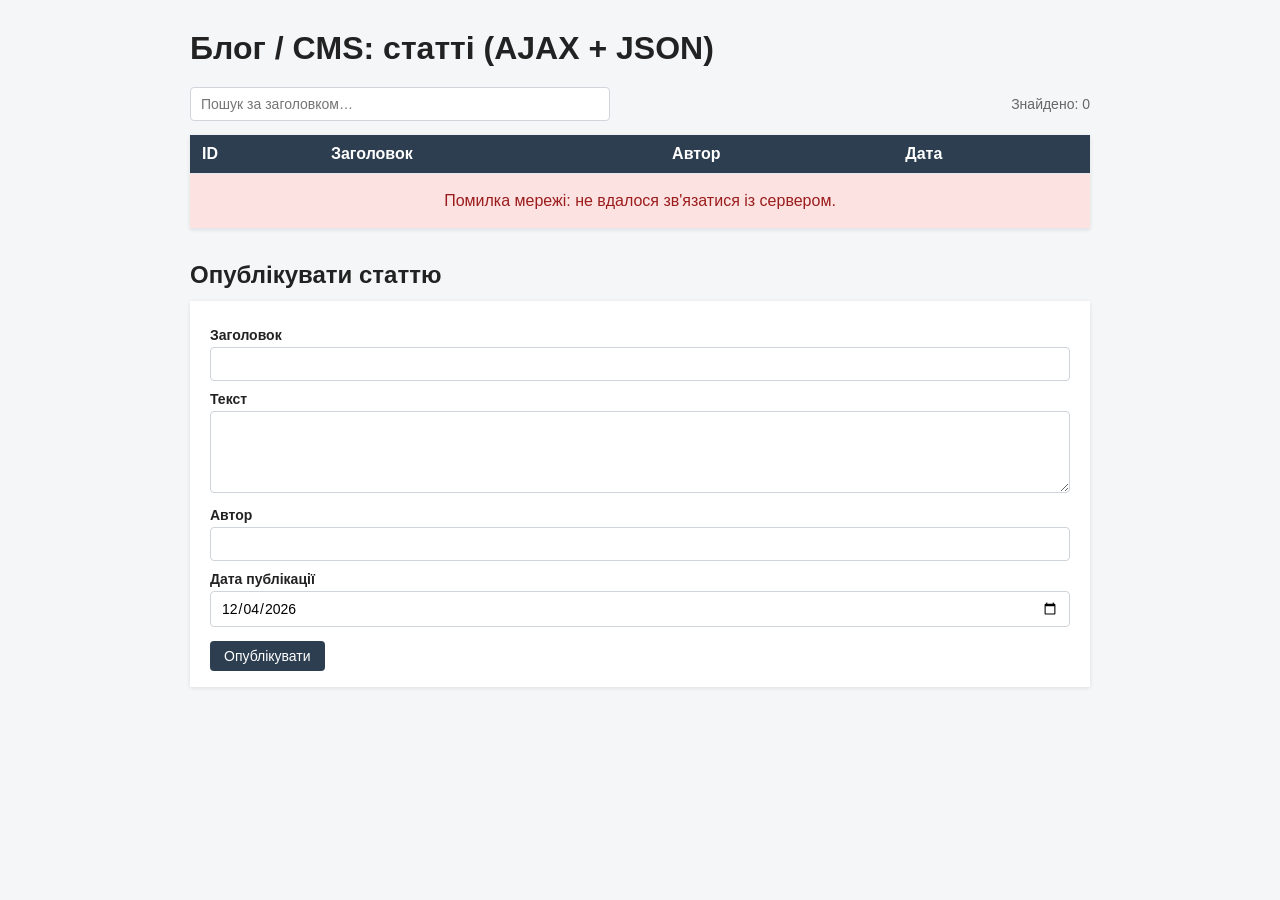
<file: php_lab5/index.html>
<!DOCTYPE html>
<html lang="uk">
<head>
    <meta charset="UTF-8">
    <meta name="viewport" content="width=device-width, initial-scale=1">
    <title>Блог — AJAX</title>
    <link rel="stylesheet" href="style.css">
</head>
<body>
    <main class="container">
        <h1>Блог / CMS: статті (AJAX + JSON)</h1>

        <!-- Живий пошук за заголовком -->
        <div class="toolbar">
            <input type="search" id="search" placeholder="Пошук за заголовком…" autocomplete="off">
            <span class="counter" id="counter"></span>
        </div>

        <!-- Контейнер для результатів: заповнюється з script.js -->
        <table>
            <thead>
                <tr>
                    <th>ID</th>
                    <th>Заголовок</th>
                    <th>Автор</th>
                    <th>Дата</th>
                </tr>
            </thead>
            <tbody id="results"></tbody>
        </table>

        <!-- Додавання статті без перезавантаження -->
        <h2 class="section-title">Опублікувати статтю</h2>
        <div id="message"></div>
        <form id="add-form" class="form-box">
            <label for="title">Заголовок</label>
            <input type="text" id="title" name="title" maxlength="255" required>

            <label for="content">Текст</label>
            <textarea id="content" name="content" rows="4" required></textarea>

            <label for="author">Автор</label>
            <input type="text" id="author" name="author" maxlength="100" required>

            <label for="published_at">Дата публікації</label>
            <input type="date" id="published_at" name="published_at" required>

            <button type="submit" class="btn" id="submit-btn">Опублікувати</button>
        </form>
    </main>

    <script src="script.js"></script>
</body>
</html>
</file>
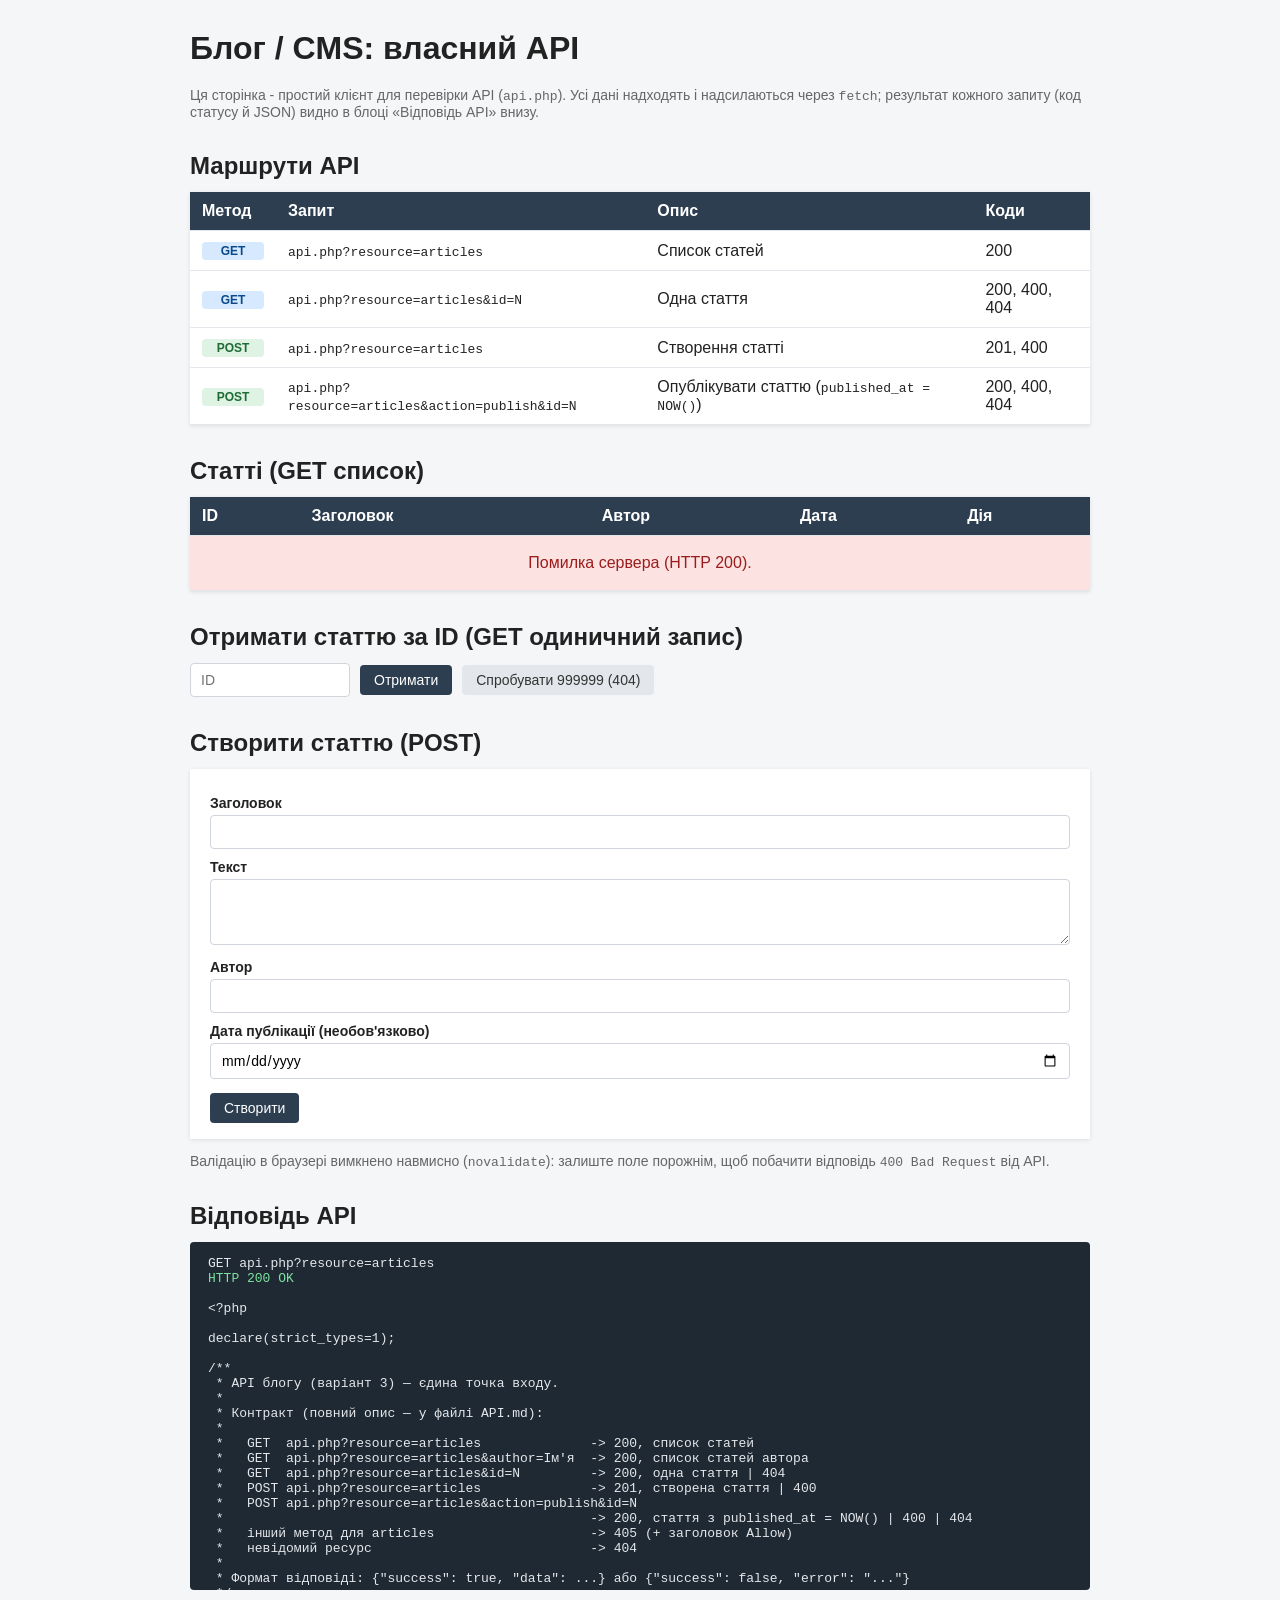
<file: php_lab6/index.html>
<!DOCTYPE html>
<html lang="uk">
<head>
    <meta charset="UTF-8">
    <meta name="viewport" content="width=device-width, initial-scale=1">
    <title>Блог — API</title>
    <link rel="stylesheet" href="style.css">
</head>
<body>
    <main class="container">
        <h1>Блог / CMS: власний API</h1>

        <p class="muted">
            Ця сторінка - простий клієнт для перевірки API (<code>api.php</code>).
            Усі дані надходять і надсилаються через <code>fetch</code>; результат кожного запиту
            (код статусу й JSON) видно в блоці «Відповідь API» внизу.
        </p>

        <!-- Контракт API -->
        <h2 class="section-title">Маршрути API</h2>
        <table>
            <thead>
                <tr>
                    <th>Метод</th>
                    <th>Запит</th>
                    <th>Опис</th>
                    <th>Коди</th>
                </tr>
            </thead>
            <tbody>
                <tr>
                    <td><span class="method method-get">GET</span></td>
                    <td><code>api.php?resource=articles</code></td>
                    <td>Список статей</td>
                    <td>200</td>
                </tr>
                <tr>
                    <td><span class="method method-get">GET</span></td>
                    <td><code>api.php?resource=articles&amp;id=N</code></td>
                    <td>Одна стаття</td>
                    <td>200, 400, 404</td>
                </tr>
                <tr>
                    <td><span class="method method-post">POST</span></td>
                    <td><code>api.php?resource=articles</code></td>
                    <td>Створення статті</td>
                    <td>201, 400</td>
                </tr>
                <tr>
                    <td><span class="method method-post">POST</span></td>
                    <td><code>api.php?resource=articles&amp;action=publish&amp;id=N</code></td>
                    <td>Опублікувати статтю (<code>published_at = NOW()</code>)</td>
                    <td>200, 400, 404</td>
                </tr>
            </tbody>
        </table>

        <!-- GET: список -->
        <h2 class="section-title">Статті (GET список)</h2>
        <table>
            <thead>
                <tr>
                    <th>ID</th>
                    <th>Заголовок</th>
                    <th>Автор</th>
                    <th>Дата</th>
                    <th>Дія</th>
                </tr>
            </thead>
            <tbody id="results"></tbody>
        </table>

        <!-- GET: одна стаття за id -->
        <h2 class="section-title">Отримати статтю за ID (GET одиничний запис)</h2>
        <form id="get-form" class="form-inline">
            <input type="number" id="get-id" min="1" placeholder="ID" required>
            <button type="submit" class="btn">Отримати</button>
            <button type="button" class="btn btn-light" id="get-bad">Спробувати 999999 (404)</button>
        </form>

        <!-- POST: створення -->
        <h2 class="section-title">Створити статтю (POST)</h2>
        <form id="add-form" class="form-box" novalidate>
            <label for="title">Заголовок</label>
            <input type="text" id="title" name="title">

            <label for="content">Текст</label>
            <textarea id="content" name="content" rows="3"></textarea>

            <label for="author">Автор</label>
            <input type="text" id="author" name="author">

            <label for="published_at">Дата публікації (необов'язково)</label>
            <input type="date" id="published_at" name="published_at">

            <button type="submit" class="btn">Створити</button>
        </form>
        <p class="muted">
            Валідацію в браузері вимкнено навмисно (<code>novalidate</code>): залиште поле порожнім,
            щоб побачити відповідь <code>400 Bad Request</code> від API.
        </p>

        <!-- Відповідь API -->
        <h2 class="section-title">Відповідь API</h2>
        <pre class="api-log" id="log">Поки що запитів не було.</pre>
    </main>

    <script src="script.js"></script>
</body>
</html>
</file>
<file: php_lab5/style.css>
body {
    margin: 0;
    font-family: Arial, Helvetica, sans-serif;
    background: #f4f6f8;
    color: #222;
}

.container {
    max-width: 900px;
    margin: 30px auto;
    padding: 0 16px;
}

h1 {
    margin-bottom: 20px;
}

table {
    width: 100%;
    border-collapse: collapse;
    background: #fff;
    box-shadow: 0 1px 4px rgba(0, 0, 0, 0.1);
}

th, td {
    padding: 10px 12px;
    text-align: left;
    border-bottom: 1px solid #e3e6ea;
}

th {
    background: #2c3e50;
    color: #fff;
}

tbody tr:hover {
    background: #f0f4f8;
}

.badge {
    display: inline-block;
    padding: 3px 10px;
    border-radius: 12px;
    font-size: 13px;
}

.badge-popular {
    background: #ffe9b0;
    color: #8a5a00;
}

.badge-normal {
    background: #e3e6ea;
    color: #444;
}

.summary {
    margin-top: 24px;
    padding: 16px 20px;
    background: #fff;
    border-left: 4px solid #2c3e50;
    box-shadow: 0 1px 4px rgba(0, 0, 0, 0.1);
}

.summary h2 {
    margin-top: 0;
}
/* ---- Практична робота №5: AJAX, пошук, форма, повідомлення ---- */
h2.section-title {
    margin: 32px 0 12px;
}

.toolbar {
    display: flex;
    justify-content: space-between;
    align-items: center;
    gap: 12px;
    margin-bottom: 14px;
}

.toolbar input {
    flex: 1;
    max-width: 420px;
}

.counter {
    color: #666;
    font-size: 14px;
    white-space: nowrap;
}

.alert {
    margin-bottom: 16px;
    padding: 10px 14px;
    border-radius: 4px;
    font-size: 14px;
}

.alert-success {
    background: #dff3e4;
    color: #1e6b34;
}

.alert-error {
    background: #fde2e2;
    color: #9b1c1c;
}

.form-box {
    padding: 16px 20px;
    background: #fff;
    box-shadow: 0 1px 4px rgba(0, 0, 0, 0.1);
}

.form-box label {
    display: block;
    margin: 10px 0 4px;
    font-size: 14px;
    font-weight: bold;
}

input[type="text"],
input[type="search"],
input[type="date"],
textarea {
    width: 100%;
    padding: 8px 10px;
    border: 1px solid #cfd5db;
    border-radius: 4px;
    font-family: inherit;
    font-size: 14px;
    box-sizing: border-box;
}

.btn {
    display: inline-block;
    margin-top: 14px;
    padding: 7px 14px;
    border: none;
    border-radius: 4px;
    background: #2c3e50;
    color: #fff;
    font-size: 14px;
    cursor: pointer;
}

.btn:hover {
    background: #3d566e;
}

.btn:disabled {
    opacity: 0.6;
    cursor: wait;
}

.muted {
    color: #666;
    font-size: 14px;
}

.state-row td {
    text-align: center;
    color: #666;
    padding: 18px;
}

.state-row.error td {
    color: #9b1c1c;
    background: #fde2e2;
}

.row-new {
    animation: highlight 2s ease-out;
}

@keyframes highlight {
    from { background: #fff3c4; }
    to   { background: transparent; }
}
</file>
<file: php_lab6/style.css>
body {
    margin: 0;
    font-family: Arial, Helvetica, sans-serif;
    background: #f4f6f8;
    color: #222;
}

.container {
    max-width: 900px;
    margin: 30px auto;
    padding: 0 16px;
}

h1 {
    margin-bottom: 20px;
}

table {
    width: 100%;
    border-collapse: collapse;
    background: #fff;
    box-shadow: 0 1px 4px rgba(0, 0, 0, 0.1);
}

th, td {
    padding: 10px 12px;
    text-align: left;
    border-bottom: 1px solid #e3e6ea;
}

th {
    background: #2c3e50;
    color: #fff;
}

tbody tr:hover {
    background: #f0f4f8;
}

.badge {
    display: inline-block;
    padding: 3px 10px;
    border-radius: 12px;
    font-size: 13px;
}

.badge-popular {
    background: #ffe9b0;
    color: #8a5a00;
}

.badge-normal {
    background: #e3e6ea;
    color: #444;
}

.summary {
    margin-top: 24px;
    padding: 16px 20px;
    background: #fff;
    border-left: 4px solid #2c3e50;
    box-shadow: 0 1px 4px rgba(0, 0, 0, 0.1);
}

.summary h2 {
    margin-top: 0;
}
/* ---- Практична робота №6: клієнт для тестування API ---- */
h2.section-title {
    margin: 32px 0 12px;
}

.alert {
    margin-bottom: 16px;
    padding: 10px 14px;
    border-radius: 4px;
    font-size: 14px;
}

.alert-success {
    background: #dff3e4;
    color: #1e6b34;
}

.alert-error {
    background: #fde2e2;
    color: #9b1c1c;
}

.form-box {
    padding: 16px 20px;
    background: #fff;
    box-shadow: 0 1px 4px rgba(0, 0, 0, 0.1);
}

.form-box label {
    display: block;
    margin: 10px 0 4px;
    font-size: 14px;
    font-weight: bold;
}

input[type="text"],
input[type="number"],
input[type="date"],
textarea {
    width: 100%;
    padding: 8px 10px;
    border: 1px solid #cfd5db;
    border-radius: 4px;
    font-family: inherit;
    font-size: 14px;
    box-sizing: border-box;
}

.form-inline {
    display: flex;
    gap: 10px;
    align-items: center;
}

.form-inline input {
    max-width: 160px;
}

.btn {
    display: inline-block;
    margin-top: 14px;
    padding: 7px 14px;
    border: none;
    border-radius: 4px;
    background: #2c3e50;
    color: #fff;
    font-size: 14px;
    cursor: pointer;
}

.form-inline .btn {
    margin-top: 0;
}

.btn:hover {
    background: #3d566e;
}

.btn-sm {
    margin-top: 0;
    padding: 4px 10px;
    font-size: 13px;
}

.btn-light {
    background: #e3e6ea;
    color: #333;
}

.btn-light:hover {
    background: #d3d8de;
}

.muted {
    color: #666;
    font-size: 14px;
}

.state-row td {
    text-align: center;
    color: #666;
    padding: 18px;
}

.state-row.error td {
    color: #9b1c1c;
    background: #fde2e2;
}

.method {
    display: inline-block;
    min-width: 46px;
    padding: 2px 8px;
    border-radius: 4px;
    font-size: 12px;
    font-weight: bold;
    text-align: center;
}

.method-get {
    background: #d6e9ff;
    color: #0b4a8a;
}

.method-post {
    background: #dff3e4;
    color: #1e6b34;
}

code {
    font-family: Consolas, monospace;
    font-size: 13px;
}

.api-log {
    margin: 0;
    padding: 14px 18px;
    background: #1f2933;
    color: #e4e7eb;
    border-radius: 4px;
    font-family: Consolas, monospace;
    font-size: 13px;
    white-space: pre-wrap;
    word-break: break-word;
    max-height: 320px;
    overflow: auto;
}

.status-ok {
    color: #7ee2a0;
}

.status-fail {
    color: #ff9d9d;
}
</file>
